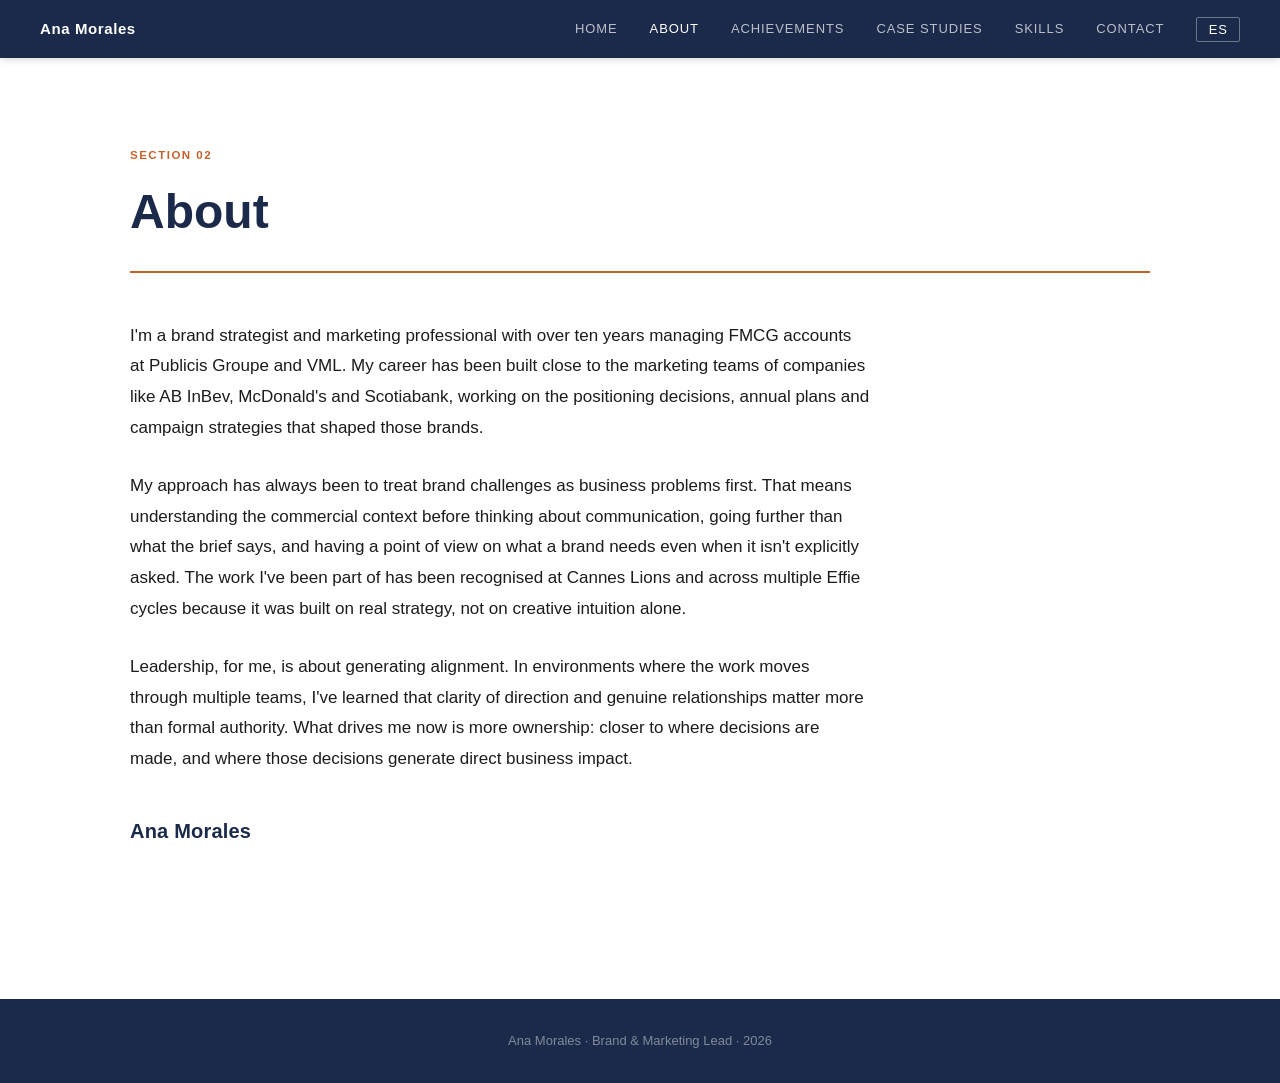
<file: about.html>
<!DOCTYPE html>
<html lang="en">
<head>
  <meta charset="UTF-8">
  <meta name="viewport" content="width=device-width, initial-scale=1.0">
  <title>About — Ana Morales</title>
  <link rel="stylesheet" href="style.css">
</head>
<body>

<nav>
  <a href="index.html" class="nav-logo">Ana Morales</a>
  <div class="nav-links">
    <a href="index.html" class="hide-mob">Home</a>
    <a href="about.html" class="active hide-mob">
      <span class="lang-en">About</span>
      <span class="lang-es">Sobre mí</span>
    </a>
    <a href="achievements.html" class="hide-mob">
      <span class="lang-en">Achievements</span>
      <span class="lang-es">Logros</span>
    </a>
    <a href="case-studies.html">
      <span class="lang-en">Case Studies</span>
      <span class="lang-es">Proyectos</span>
    </a>
    <a href="skills.html" class="hide-mob">Skills</a>
    <a href="contact.html">
      <span class="lang-en">Contact</span>
      <span class="lang-es">Contacto</span>
    </a>
    <button class="lang-btn" id="lang-toggle" data-current="en">ES</button>
  </div>
</nav>

<div class="page">
  <div class="section">

    <p class="section-eyebrow lang-en">Section 02</p>
    <p class="section-eyebrow lang-es">Sección 02</p>

    <h1 class="section-title lang-en">About</h1>
    <h1 class="section-title lang-es">Sobre mí</h1>

    <hr class="section-divider">

    <div class="about-body">

      <!-- P1 -->
      <p class="about-para lang-en">I'm a brand strategist and marketing professional with over ten years managing FMCG accounts at Publicis Groupe and VML. My career has been built close to the marketing teams of companies like AB InBev, McDonald's and Scotiabank, working on the positioning decisions, annual plans and campaign strategies that shaped those brands.</p>

      <p class="about-para lang-es">Soy estratega de marca y profesional de marketing con más de diez años gestionando cuentas FMCG en Publicis Groupe y VML. Mi carrera se construyó cerca de los equipos de marketing de empresas como AB InBev, McDonald's y Scotiabank, trabajando en las decisiones de posicionamiento, planes anuales y estrategias de campaña que dieron forma a esas marcas.</p>

      <!-- P2 -->
      <p class="about-para lang-en">My approach has always been to treat brand challenges as business problems first. That means understanding the commercial context before thinking about communication, going further than what the brief says, and having a point of view on what a brand needs even when it isn't explicitly asked. The work I've been part of has been recognised at Cannes Lions and across multiple Effie cycles because it was built on real strategy, not on creative intuition alone.</p>

      <p class="about-para lang-es">Mi enfoque siempre ha sido tratar los retos de marca como problemas de negocio. Eso significa entender el contexto comercial antes de pensar en comunicación, ir más allá de lo que dice el brief y tener un punto de vista sobre lo que una marca necesita aunque nadie lo pida. El trabajo en el que he participado ha sido reconocido en Cannes Lions y en múltiples ciclos Effie porque se construyó sobre estrategia real, no solo sobre intuición creativa.</p>

      <!-- P3 -->
      <p class="about-para lang-en">Leadership, for me, is about generating alignment. In environments where the work moves through multiple teams, I've learned that clarity of direction and genuine relationships matter more than formal authority. What drives me now is more ownership: closer to where decisions are made, and where those decisions generate direct business impact.</p>

      <p class="about-para lang-es">El liderazgo, para mí, es generar alineamiento. En entornos donde el trabajo pasa por múltiples equipos, he aprendido que la claridad de dirección y las relaciones genuinas importan más que la autoridad formal. Lo que me impulsa actualmente es adquirir más ownership, poder tomar las decisiones que generan un impacto directo en el negocio.</p>

      <p class="about-signature">Ana Morales</p>

    </div>

  </div>
</div>

<footer>
  <span>Ana Morales · Brand &amp; Marketing Lead · 2026</span>
</footer>

<script src="script.js"></script>
</body>
</html>
</file>
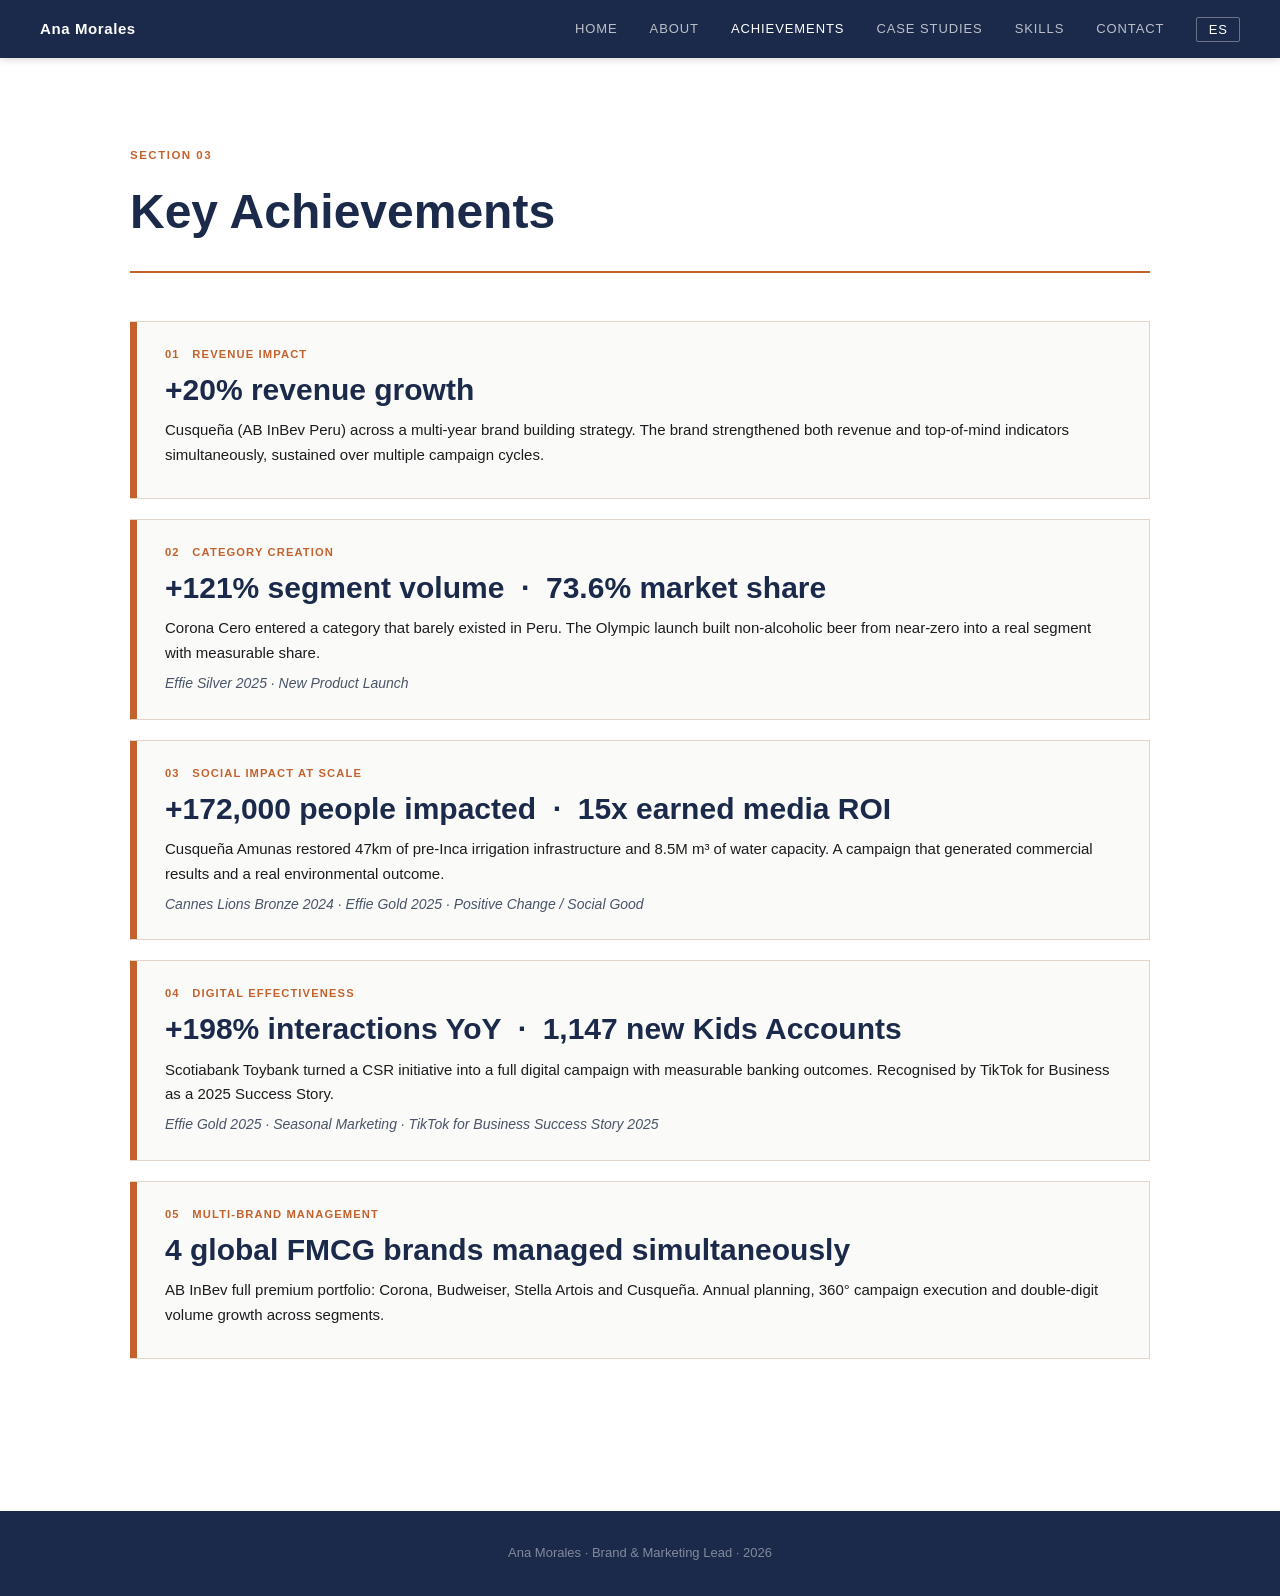
<file: achievements.html>
<!DOCTYPE html>
<html lang="en">
<head>
  <meta charset="UTF-8">
  <meta name="viewport" content="width=device-width, initial-scale=1.0">
  <title>Key Achievements — Ana Morales</title>
  <link rel="stylesheet" href="style.css">
</head>
<body>

<nav>
  <a href="index.html" class="nav-logo">Ana Morales</a>
  <div class="nav-links">
    <a href="index.html" class="hide-mob">Home</a>
    <a href="about.html" class="hide-mob">
      <span class="lang-en">About</span>
      <span class="lang-es">Sobre mí</span>
    </a>
    <a href="achievements.html" class="active hide-mob">
      <span class="lang-en">Achievements</span>
      <span class="lang-es">Logros</span>
    </a>
    <a href="case-studies.html">
      <span class="lang-en">Case Studies</span>
      <span class="lang-es">Proyectos</span>
    </a>
    <a href="skills.html" class="hide-mob">Skills</a>
    <a href="contact.html">
      <span class="lang-en">Contact</span>
      <span class="lang-es">Contacto</span>
    </a>
    <button class="lang-btn" id="lang-toggle" data-current="en">ES</button>
  </div>
</nav>

<div class="page">
  <div class="section">

    <p class="section-eyebrow lang-en">Section 03</p>
    <p class="section-eyebrow lang-es">Sección 03</p>

    <h1 class="section-title lang-en">Key Achievements</h1>
    <h1 class="section-title lang-es">Logros clave</h1>

    <hr class="section-divider">

    <div class="achievement-list">

      <!-- 01 Revenue Impact -->
      <div class="ach-card">
        <div class="ach-stripe"></div>
        <div class="ach-body">
          <div class="ach-num-label lang-en">01 &nbsp; Revenue Impact</div>
          <div class="ach-num-label lang-es">01 &nbsp; Impacto en ingresos</div>
          <div class="ach-metric">+20% revenue growth</div>
          <p class="ach-desc lang-en">Cusqueña (AB InBev Peru) across a multi-year brand building strategy. The brand strengthened both revenue and top-of-mind indicators simultaneously, sustained over multiple campaign cycles.</p>
          <p class="ach-desc lang-es">Cusqueña (AB InBev Peru) a lo largo de una estrategia de brand building multianual. La marca fortaleció simultáneamente sus indicadores de revenue y top of mind, sostenidos a lo largo de múltiples ciclos de campaña.</p>
        </div>
      </div>

      <!-- 02 Category Creation -->
      <div class="ach-card">
        <div class="ach-stripe"></div>
        <div class="ach-body">
          <div class="ach-num-label lang-en">02 &nbsp; Category Creation</div>
          <div class="ach-num-label lang-es">02 &nbsp; Creación de categoría</div>
          <div class="ach-metric">+121% segment volume &nbsp;·&nbsp; 73.6% market share</div>
          <p class="ach-desc lang-en">Corona Cero entered a category that barely existed in Peru. The Olympic launch built non-alcoholic beer from near-zero into a real segment with measurable share.</p>
          <p class="ach-desc lang-es">Corona Cero entró a una categoría que prácticamente no existía en Perú. El lanzamiento olímpico construyó la cerveza sin alcohol desde casi cero hasta convertirse en un segmento real con market share medible.</p>
          <p class="ach-award lang-en">Effie Silver 2025 · New Product Launch</p>
          <p class="ach-award lang-es">Effie Peru 2025 · Plata · Lanzamiento de nuevo producto</p>
        </div>
      </div>

      <!-- 03 Social Impact at Scale -->
      <div class="ach-card">
        <div class="ach-stripe"></div>
        <div class="ach-body">
          <div class="ach-num-label">03 &nbsp; Social Impact at Scale</div>
          <div class="ach-metric">+172,000 people impacted &nbsp;·&nbsp; 15x earned media ROI</div>
          <p class="ach-desc lang-en">Cusqueña Amunas restored 47km of pre-Inca irrigation infrastructure and 8.5M m³ of water capacity. A campaign that generated commercial results and a real environmental outcome.</p>
          <p class="ach-desc lang-es">Cusqueña Amunas restauró 47km de infraestructura de riego pre-Inca y 8.5M m³ de capacidad hídrica. Una campaña que generó resultados comerciales y un impacto ambiental real.</p>
          <p class="ach-award lang-en">Cannes Lions Bronze 2024 · Effie Gold 2025 · Positive Change / Social Good</p>
          <p class="ach-award lang-es">Cannes Lions Bronze 2024 · Effie Peru 2025 · Oro · Positive Change / Social Good</p>
        </div>
      </div>

      <!-- 04 Digital Effectiveness -->
      <div class="ach-card">
        <div class="ach-stripe"></div>
        <div class="ach-body">
          <div class="ach-num-label lang-en">04 &nbsp; Digital Effectiveness</div>
          <div class="ach-num-label lang-es">04 &nbsp; Efectividad digital</div>
          <div class="ach-metric">+198% interactions YoY &nbsp;·&nbsp; 1,147 new Kids Accounts</div>
          <p class="ach-desc lang-en">Scotiabank Toybank turned a CSR initiative into a full digital campaign with measurable banking outcomes. Recognised by TikTok for Business as a 2025 Success Story.</p>
          <p class="ach-desc lang-es">Scotiabank Toybank convirtió una iniciativa de impacto social en una campaña digital completa con resultados bancarios medibles. Reconocida por TikTok for Business como Success Story 2025.</p>
          <p class="ach-award lang-en">Effie Gold 2025 · Seasonal Marketing · TikTok for Business Success Story 2025</p>
          <p class="ach-award lang-es">Effie Peru 2025 · Oro · Seasonal Marketing · TikTok for Business Success Story 2025</p>
        </div>
      </div>

      <!-- 05 Multi-brand Management -->
      <div class="ach-card">
        <div class="ach-stripe"></div>
        <div class="ach-body">
          <div class="ach-num-label lang-en">05 &nbsp; Multi-brand Management</div>
          <div class="ach-num-label lang-es">05 &nbsp; Gestión multimarca</div>
          <div class="ach-metric lang-en">4 global FMCG brands managed simultaneously</div>
          <div class="ach-metric lang-es">4 marcas FMCG globales gestionadas simultáneamente</div>
          <p class="ach-desc lang-en">AB InBev full premium portfolio: Corona, Budweiser, Stella Artois and Cusqueña. Annual planning, 360° campaign execution and double-digit volume growth across segments.</p>
          <p class="ach-desc lang-es">Portafolio premium completo de AB InBev: Corona, Budweiser, Stella Artois y Cusqueña. Planificación anual, ejecución de campañas 360° y crecimiento de doble dígito en volumen por segmento.</p>
        </div>
      </div>

    </div><!-- /achievement-list -->

  </div>
</div>

<footer>
  <span>Ana Morales · Brand &amp; Marketing Lead · 2026</span>
</footer>

<script src="script.js"></script>
</body>
</html>
</file>
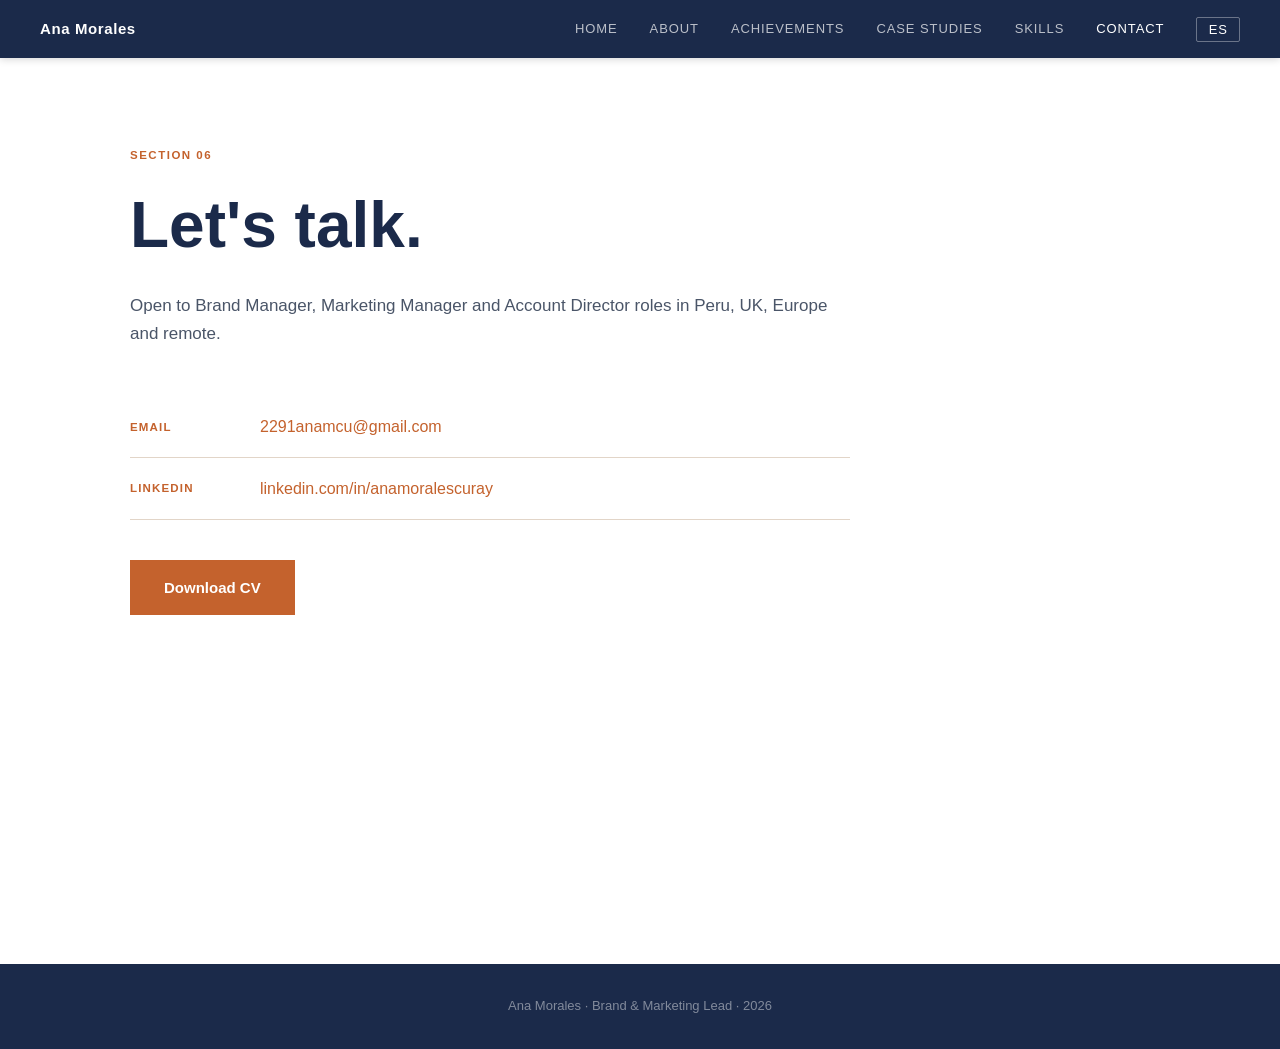
<file: contact.html>
<!DOCTYPE html>
<html lang="en">
<head>
  <meta charset="UTF-8">
  <meta name="viewport" content="width=device-width, initial-scale=1.0">
  <title>Contact — Ana Morales</title>
  <link rel="stylesheet" href="style.css">
</head>
<body>

<nav>
  <a href="index.html" class="nav-logo">Ana Morales</a>
  <div class="nav-links">
    <a href="index.html" class="hide-mob">Home</a>
    <a href="about.html" class="hide-mob">
      <span class="lang-en">About</span>
      <span class="lang-es">Sobre mí</span>
    </a>
    <a href="achievements.html" class="hide-mob">
      <span class="lang-en">Achievements</span>
      <span class="lang-es">Logros</span>
    </a>
    <a href="case-studies.html">
      <span class="lang-en">Case Studies</span>
      <span class="lang-es">Proyectos</span>
    </a>
    <a href="skills.html" class="hide-mob">Skills</a>
    <a href="contact.html" class="active">
      <span class="lang-en">Contact</span>
      <span class="lang-es">Contacto</span>
    </a>
    <button class="lang-btn" id="lang-toggle" data-current="en">ES</button>
  </div>
</nav>

<div class="page">
  <div class="section">

    <p class="section-eyebrow lang-en">Section 06</p>
    <p class="section-eyebrow lang-es">Sección 06</p>

    <div class="contact-wrap">

      <h1 class="contact-headline lang-en">Let's talk.</h1>
      <h1 class="contact-headline lang-es">Hablemos.</h1>

      <p class="contact-sub lang-en">Open to Brand Manager, Marketing Manager and Account Director roles in Peru, UK, Europe and remote.</p>
      <p class="contact-sub lang-es">Abierta a roles de Brand Manager, Marketing Manager y Directora de Cuentas en Perú, UK, Europa y remoto.</p>

      <div class="contact-row">
        <div class="contact-lbl">Email</div>
        <div class="contact-val"><a href="mailto:2291anamcu@gmail.com" style="color:var(--terra);">2291anamcu@gmail.com</a></div>
      </div>

      <div class="contact-row">
        <div class="contact-lbl">LinkedIn</div>
        <div class="contact-val"><a href="https://linkedin.com/in/anamoralescuray" target="_blank" rel="noopener" style="color:var(--terra);">linkedin.com/in/anamoralescuray</a></div>
      </div>

      <div class="contact-cta">
        <a class="btn btn-fill lang-en" href="CV_ANA_MORALES_EN.pdf" download>Download CV</a>
        <a class="btn btn-fill lang-es" href="CV_ANA_MORALES_ES.pdf" download>Descargar CV</a>
      </div>

    </div>

  </div>
</div>

<footer>
  <span>Ana Morales · Brand &amp; Marketing Lead · 2026</span>
</footer>

<script src="script.js"></script>
</body>
</html>
</file>
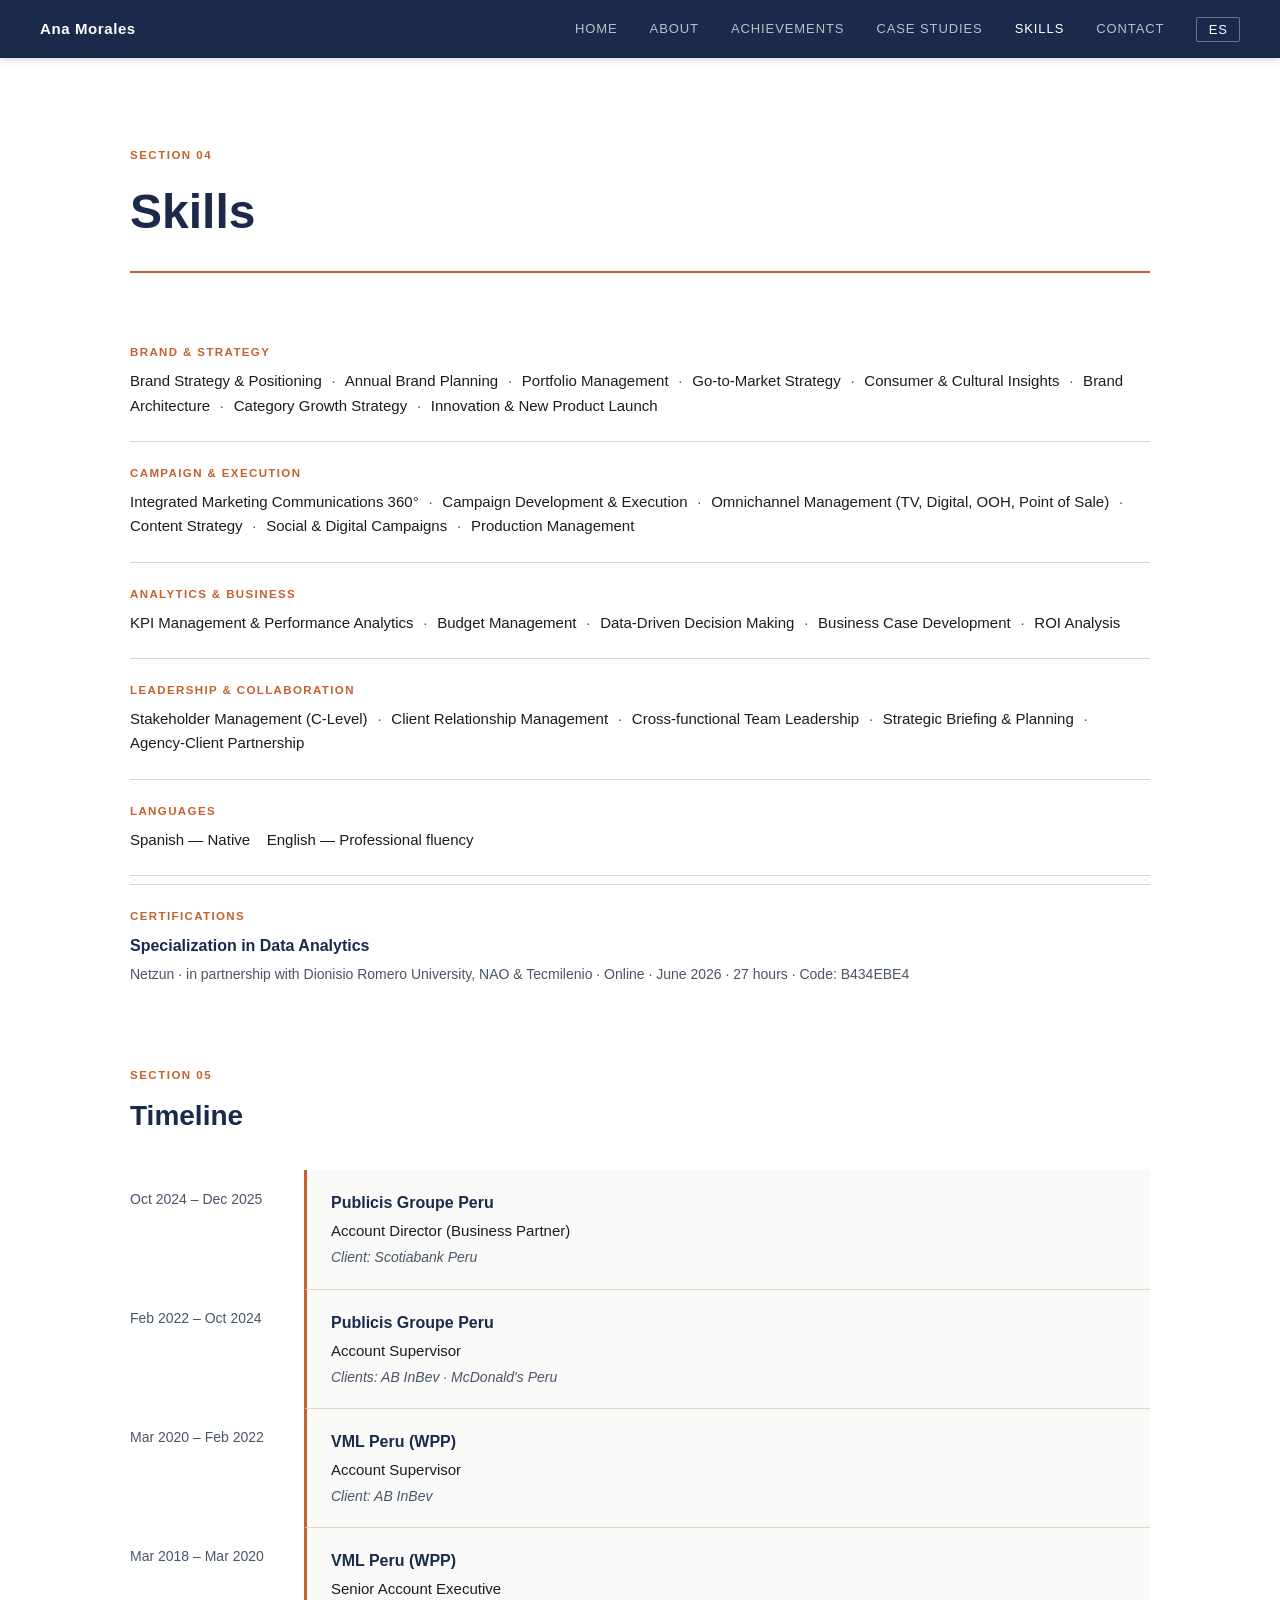
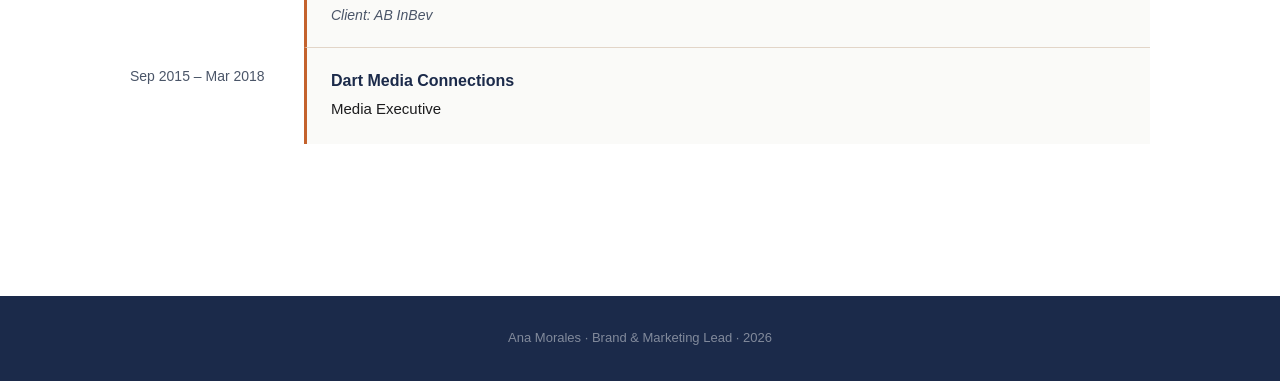
<file: skills.html>
<!DOCTYPE html>
<html lang="en">
<head>
  <meta charset="UTF-8">
  <meta name="viewport" content="width=device-width, initial-scale=1.0">
  <title>Skills &amp; Timeline — Ana Morales</title>
  <link rel="stylesheet" href="style.css">
</head>
<body>

<nav>
  <a href="index.html" class="nav-logo">Ana Morales</a>
  <div class="nav-links">
    <a href="index.html" class="hide-mob">Home</a>
    <a href="about.html" class="hide-mob">
      <span class="lang-en">About</span>
      <span class="lang-es">Sobre mí</span>
    </a>
    <a href="achievements.html" class="hide-mob">
      <span class="lang-en">Achievements</span>
      <span class="lang-es">Logros</span>
    </a>
    <a href="case-studies.html">
      <span class="lang-en">Case Studies</span>
      <span class="lang-es">Proyectos</span>
    </a>
    <a href="skills.html" class="active hide-mob">Skills</a>
    <a href="contact.html">
      <span class="lang-en">Contact</span>
      <span class="lang-es">Contacto</span>
    </a>
    <button class="lang-btn" id="lang-toggle" data-current="en">ES</button>
  </div>
</nav>

<div class="page">
  <div class="section">

    <!-- ── SKILLS ──────────────────────────────────────────────── -->
    <p class="section-eyebrow lang-en">Section 04</p>
    <p class="section-eyebrow lang-es">Sección 04</p>

    <h1 class="section-title">Skills</h1>

    <hr class="section-divider">

    <!-- Brand & Strategy -->
    <div class="skill-block">
      <div class="skill-cat lang-en">Brand &amp; Strategy</div>
      <div class="skill-cat lang-es">Marca y Estrategia</div>
      <div class="skill-items lang-en">Brand Strategy &amp; Positioning <span class="skill-sep">·</span> Annual Brand Planning <span class="skill-sep">·</span> Portfolio Management <span class="skill-sep">·</span> Go-to-Market Strategy <span class="skill-sep">·</span> Consumer &amp; Cultural Insights <span class="skill-sep">·</span> Brand Architecture <span class="skill-sep">·</span> Category Growth Strategy <span class="skill-sep">·</span> Innovation &amp; New Product Launch</div>
      <div class="skill-items lang-es">Brand Strategy &amp; Positioning <span class="skill-sep">·</span> Planificación Anual de Marca <span class="skill-sep">·</span> Gestión de Portafolio <span class="skill-sep">·</span> Go-to-Market Strategy <span class="skill-sep">·</span> Consumer &amp; Cultural Insights <span class="skill-sep">·</span> Brand Architecture <span class="skill-sep">·</span> Category Growth Strategy <span class="skill-sep">·</span> Innovación y Lanzamiento de nuevos productos</div>
    </div>

    <!-- Campaign & Execution -->
    <div class="skill-block">
      <div class="skill-cat lang-en">Campaign &amp; Execution</div>
      <div class="skill-cat lang-es">Campaña y Ejecución</div>
      <div class="skill-items lang-en">Integrated Marketing Communications 360° <span class="skill-sep">·</span> Campaign Development &amp; Execution <span class="skill-sep">·</span> Omnichannel Management (TV, Digital, OOH, Point of Sale) <span class="skill-sep">·</span> Content Strategy <span class="skill-sep">·</span> Social &amp; Digital Campaigns <span class="skill-sep">·</span> Production Management</div>
      <div class="skill-items lang-es">Comunicaciones de Marketing Integradas 360° <span class="skill-sep">·</span> Desarrollo y Ejecución de Campaña <span class="skill-sep">·</span> Gestión Omnicanal (TV, Digital, OOH, Punto de Venta) <span class="skill-sep">·</span> Content Strategy <span class="skill-sep">·</span> Campañas Social &amp; Digital <span class="skill-sep">·</span> Gestión de Producción</div>
    </div>

    <!-- Analytics & Business -->
    <div class="skill-block">
      <div class="skill-cat lang-en">Analytics &amp; Business</div>
      <div class="skill-cat lang-es">Analytics y Negocio</div>
      <div class="skill-items lang-en">KPI Management &amp; Performance Analytics <span class="skill-sep">·</span> Budget Management <span class="skill-sep">·</span> Data-Driven Decision Making <span class="skill-sep">·</span> Business Case Development <span class="skill-sep">·</span> ROI Analysis</div>
      <div class="skill-items lang-es">KPI Management &amp; Performance Analytics <span class="skill-sep">·</span> Gestión de Presupuesto <span class="skill-sep">·</span> Data-Driven Decision Making <span class="skill-sep">·</span> Desarrollo de Business Case <span class="skill-sep">·</span> Análisis de ROI</div>
    </div>

    <!-- Leadership & Collaboration -->
    <div class="skill-block">
      <div class="skill-cat lang-en">Leadership &amp; Collaboration</div>
      <div class="skill-cat lang-es">Liderazgo y Colaboración</div>
      <div class="skill-items lang-en">Stakeholder Management (C-Level) <span class="skill-sep">·</span> Client Relationship Management <span class="skill-sep">·</span> Cross-functional Team Leadership <span class="skill-sep">·</span> Strategic Briefing &amp; Planning <span class="skill-sep">·</span> Agency-Client Partnership</div>
      <div class="skill-items lang-es">Stakeholder Management (Nivel C) <span class="skill-sep">·</span> Gestión de Relación con Cliente <span class="skill-sep">·</span> Liderazgo de equipos cross-funcionales <span class="skill-sep">·</span> Briefing Estratégico y Planificación <span class="skill-sep">·</span> Alianza Agencia-Cliente</div>
    </div>

    <!-- Languages -->
    <div class="skill-block">
      <div class="skill-cat lang-en">Languages</div>
      <div class="skill-cat lang-es">Idiomas</div>
      <div class="skill-items lang-en">Spanish — Native &nbsp;&nbsp; English — Professional fluency</div>
      <div class="skill-items lang-es">Español — Nativo &nbsp;&nbsp; Inglés — Fluidez profesional</div>
    </div>

    <!-- Certifications -->
    <div class="cert-block">
      <div class="skill-cat lang-en">Certifications</div>
      <div class="skill-cat lang-es">Certificaciones</div>
      <div class="cert-name lang-en">Specialization in Data Analytics</div>
      <div class="cert-name lang-es">Especialización en Data Analytics</div>
      <div class="cert-detail lang-en">Netzun · in partnership with Dionisio Romero University, NAO &amp; Tecmilenio · Online · June 2026 · 27 hours · Code: B434EBE4</div>
      <div class="cert-detail lang-es">Netzun · en alianza con Dionisio Romero University, NAO y Tecmilenio · Online · Junio 2026 · 27 horas · Código: B434EBE4</div>
    </div>

    <!-- ── TIMELINE ────────────────────────────────────────────── -->
    <div class="timeline-wrap">

      <p class="section-eyebrow lang-en" style="padding-top:1rem;">Section 05</p>
      <p class="section-eyebrow lang-es" style="padding-top:1rem;">Sección 05</p>

      <h2 class="timeline-section-title lang-en">Timeline</h2>
      <h2 class="timeline-section-title lang-es">Trayectoria</h2>

      <!-- Entry 1 -->
      <div class="tl-entry">
        <div class="tl-date lang-en">Oct 2024 – Dec 2025</div>
        <div class="tl-date lang-es">Oct 2024 – Dic 2025</div>
        <div class="tl-content">
          <div class="tl-company">Publicis Groupe Peru</div>
          <div class="tl-role lang-en">Account Director (Business Partner)</div>
          <div class="tl-role lang-es">Directora de Cuentas (Business Partner)</div>
          <div class="tl-clients lang-en">Client: Scotiabank Peru</div>
          <div class="tl-clients lang-es">Cliente: Scotiabank Peru</div>
        </div>
      </div>

      <!-- Entry 2 -->
      <div class="tl-entry">
        <div class="tl-date lang-en">Feb 2022 – Oct 2024</div>
        <div class="tl-date lang-es">Feb 2022 – Oct 2024</div>
        <div class="tl-content">
          <div class="tl-company">Publicis Groupe Peru</div>
          <div class="tl-role lang-en">Account Supervisor</div>
          <div class="tl-role lang-es">Supervisora de Cuentas</div>
          <div class="tl-clients lang-en">Clients: AB InBev · McDonald's Peru</div>
          <div class="tl-clients lang-es">Clientes: AB InBev · McDonald's Perú</div>
        </div>
      </div>

      <!-- Entry 3 -->
      <div class="tl-entry">
        <div class="tl-date lang-en">Mar 2020 – Feb 2022</div>
        <div class="tl-date lang-es">Mar 2020 – Feb 2022</div>
        <div class="tl-content">
          <div class="tl-company">VML Peru (WPP)</div>
          <div class="tl-role lang-en">Account Supervisor</div>
          <div class="tl-role lang-es">Supervisora de Cuentas</div>
          <div class="tl-clients lang-en">Client: AB InBev</div>
          <div class="tl-clients lang-es">Cliente: AB InBev</div>
        </div>
      </div>

      <!-- Entry 4 -->
      <div class="tl-entry">
        <div class="tl-date lang-en">Mar 2018 – Mar 2020</div>
        <div class="tl-date lang-es">Mar 2018 – Mar 2020</div>
        <div class="tl-content">
          <div class="tl-company">VML Peru (WPP)</div>
          <div class="tl-role lang-en">Senior Account Executive</div>
          <div class="tl-role lang-es">Ejecutiva de Cuentas</div>
          <div class="tl-clients lang-en">Client: AB InBev</div>
          <div class="tl-clients lang-es">Cliente: AB InBev</div>
        </div>
      </div>

      <!-- Entry 5 -->
      <div class="tl-entry">
        <div class="tl-date lang-en">Sep 2015 – Mar 2018</div>
        <div class="tl-date lang-es">Sep 2015 – Mar 2018</div>
        <div class="tl-content">
          <div class="tl-company">Dart Media Connections</div>
          <div class="tl-role lang-en">Media Executive</div>
          <div class="tl-role lang-es">Ejecutiva de Medios</div>
        </div>
      </div>

    </div><!-- /timeline-wrap -->

  </div>
</div>

<footer>
  <span>Ana Morales · Brand &amp; Marketing Lead · 2026</span>
</footer>

<script src="script.js"></script>
</body>
</html>
</file>
<file: style.css>
:root {
  --navy:   #1B2A4A;
  --terra:  #C4622D;
  --warm:   #F2EDE6;
  --bg:     #FAFAF8;
  --dark:   #1C1C1E;
  --gray:   #4A5568;
  --border: #E2D5C8;
  --award:  #EDF2F7;
  --white:  #FFFFFF;
  --max-w:  1100px;
}

*, *::before, *::after { box-sizing: border-box; margin: 0; padding: 0; }

html { scroll-behavior: smooth; }

body {
  font-family: Arial, Helvetica, sans-serif;
  background: var(--white);
  color: var(--dark);
  font-size: 16px;
  line-height: 1.6;
  overflow-x: hidden; /* prevents horizontal scroll from full-bleed bg-zones */
}

a { text-decoration: none; color: inherit; }

/* ── NAVIGATION ─────────────────────────────────────────────────────────── */
nav {
  position: fixed;
  top: 0; left: 0; right: 0;
  background: var(--navy);
  height: 58px;
  display: flex;
  align-items: center;
  justify-content: space-between;
  padding: 0 2.5rem;
  z-index: 999;
  box-shadow: 0 1px 8px rgba(0,0,0,0.18);
}

.nav-logo {
  color: #fff;
  font-weight: bold;
  font-size: 0.9375rem;
  letter-spacing: 0.04em;
}

.nav-links {
  display: flex;
  align-items: center;
  gap: 2rem;
}

.nav-links a {
  color: rgba(255,255,255,0.7);
  font-size: 0.8125rem;
  text-transform: uppercase;
  letter-spacing: 0.07em;
  transition: color 0.2s;
}

.nav-links a:hover,
.nav-links a.active { color: #fff; }

.lang-btn {
  background: none;
  border: 1px solid rgba(255,255,255,0.35);
  color: #fff;
  font-size: 0.8125rem;
  text-transform: uppercase;
  letter-spacing: 0.07em;
  padding: 0.25rem 0.7rem;
  cursor: pointer;
  border-radius: 2px;
  transition: background 0.2s;
}

.lang-btn:hover { background: rgba(255,255,255,0.12); }

/* ── PAGE WRAPPER ───────────────────────────────────────────────────────── */
.page { padding-top: 58px; min-height: 100vh; }

/* ── HERO (HOME) ────────────────────────────────────────────────────────── */
.hero {
  max-width: var(--max-w);
  margin: 0 auto;
  padding: 7rem 2.5rem 5rem;
}

.hero-eyebrow {
  font-size: 0.75rem;
  text-transform: uppercase;
  letter-spacing: 0.14em;
  color: var(--terra);
  font-weight: bold;
  margin-bottom: 1.1rem;
}

.hero h1 {
  font-size: clamp(2.6rem, 5vw, 4.2rem);
  font-weight: bold;
  color: var(--navy);
  line-height: 1.08;
  margin-bottom: 0.6rem;
}

.hero h2 {
  font-size: clamp(1rem, 2vw, 1.2rem);
  color: var(--gray);
  font-weight: normal;
  margin-bottom: 2.25rem;
}

.hero-bar {
  width: 52px;
  height: 4px;
  background: var(--terra);
  margin-bottom: 2rem;
}

.hero-body {
  max-width: 660px;
  font-size: 1.0625rem;
  line-height: 1.75;
  color: var(--dark);
  margin-bottom: 3rem;
}

/* Metric strip */
.metric-strip {
  display: grid;
  grid-template-columns: repeat(3, 1fr);
  background: var(--border);
  gap: 1px;
  border: 1px solid var(--border);
  margin-bottom: 2.75rem;
}

.metric-cell {
  background: var(--warm);
  padding: 1.5rem 1.75rem;
}

.metric-val {
  font-size: 1.625rem;
  font-weight: bold;
  color: var(--terra);
  margin-bottom: 0.35rem;
  line-height: 1.2;
}

.metric-lbl {
  font-size: 0.8125rem;
  color: var(--gray);
  line-height: 1.4;
}

/* CTA row */
.cta-row { display: flex; gap: 1rem; flex-wrap: wrap; }

.btn { display: inline-block; font-weight: bold; font-size: 0.9375rem; padding: 0.85rem 2rem; cursor: pointer; transition: opacity 0.2s; }
.btn:hover { opacity: 0.88; }
.btn-fill  { background: var(--terra); color: #fff; border: 2px solid var(--terra); }
.btn-out   { background: transparent; color: var(--terra); border: 2px solid var(--terra); }

/* ── GENERIC SECTION ────────────────────────────────────────────────────── */
.section {
  max-width: var(--max-w);
  margin: 0 auto;
  padding: 5.5rem 2.5rem;
}

.section-eyebrow {
  font-size: 0.72rem;
  text-transform: uppercase;
  letter-spacing: 0.13em;
  color: var(--terra);
  font-weight: bold;
  margin-bottom: 0.6rem;
}

.section-title {
  font-size: clamp(1.9rem, 4vw, 3rem);
  font-weight: bold;
  color: var(--navy);
  margin-bottom: 0.4rem;
}

.section-divider {
  border: none;
  border-top: 2px solid var(--terra);
  margin: 1.25rem 0 3rem;
}

.thin-rule {
  border: none;
  border-top: 1px solid var(--border);
  margin: 2rem 0;
}

/* ── ABOUT ──────────────────────────────────────────────────────────────── */
.about-body { max-width: 740px; }

.about-para {
  font-size: 1.0625rem;
  line-height: 1.8;
  color: var(--dark);
  margin-bottom: 1.75rem;
}

.about-para:last-child { margin-bottom: 0; }

.about-signature {
  margin-top: 2.5rem;
  font-size: 1.25rem;
  font-weight: 600;
  color: var(--navy);
  letter-spacing: 0.01em;
}

/* ── ACHIEVEMENTS ───────────────────────────────────────────────────────── */
.achievement-list { display: flex; flex-direction: column; gap: 1.25rem; }

.ach-card {
  display: grid;
  grid-template-columns: 7px 1fr;
  border: 1px solid var(--border);
  border-left: none;
}

.ach-stripe { background: var(--terra); }

.ach-body {
  background: var(--bg);
  padding: 1.5rem 1.75rem;
}

.ach-num-label {
  font-size: 0.7rem;
  text-transform: uppercase;
  letter-spacing: 0.1em;
  color: var(--terra);
  font-weight: bold;
  margin-bottom: 0.5rem;
}

.ach-metric {
  font-size: clamp(1.3rem, 2.5vw, 1.875rem);
  font-weight: bold;
  color: var(--navy);
  margin-bottom: 0.65rem;
  line-height: 1.2;
}

.ach-desc {
  font-size: 0.9375rem;
  color: var(--dark);
  line-height: 1.65;
  margin-bottom: 0.4rem;
}

.ach-award {
  font-size: 0.875rem;
  color: var(--gray);
  font-style: italic;
}

/* ── CASE STUDIES ───────────────────────────────────────────────────────── */
/* ── CASE OVERVIEW GRID ─────────────────────────────────────────────────── */
.cs-grid {
  display: grid;
  grid-template-columns: repeat(2, 1fr);
  gap: 1.25rem;
  max-width: var(--max-w);
  margin: 0 auto;
  padding: 3rem 2.5rem;
}

.cs-card {
  border-radius: 8px;
  overflow: hidden;
  border: 1px solid var(--border);
  display: block;
  text-decoration: none;
  transition: transform 0.18s, box-shadow 0.18s;
  cursor: pointer;
}

.cs-card:hover {
  transform: translateY(-3px);
  box-shadow: 0 10px 28px rgba(0,0,0,0.13);
}

.cs-card-header {
  height: 64px;
  position: relative;
  display: flex;
  align-items: flex-end;
  padding: 1.1rem 1.25rem;
}

.cs-card-badge {
  background: rgba(255,255,255,0.22);
  color: rgba(255,255,255,0.93);
  font-size: 0.7rem;
  text-transform: uppercase;
  letter-spacing: 0.07em;
  font-weight: bold;
  padding: 0.3rem 0.8rem;
  border-radius: 999px;
}

.cs-card-body {
  background: var(--white);
  padding: 1.1rem 1.4rem 1.25rem;
}

.cs-card-title {
  font-size: 1.0625rem;
  font-weight: bold;
  color: var(--navy);
  margin-bottom: 0.2rem;
}

.cs-card-sub {
  font-size: 0.8125rem;
  color: var(--gray);
  margin-bottom: 0.65rem;
}

.cs-card-metrics {
  font-size: 0.875rem;
  display: flex;
  align-items: center;
  gap: 0.5rem;
  flex-wrap: wrap;
}

.cs-card-metric-val {
  color: var(--terra);
  font-weight: bold;
}

.cs-card-metric-sep { color: var(--border); }

.cs-card-metric-award { color: var(--dark); font-weight: bold; }

/* Colors */
.cs-card--gold   .cs-card-header { background: #C9A228; }
.cs-card--red    .cs-card-header { background: #C41230; }
.cs-card--navy   .cs-card-header { background: #1B2A4A; }
.cs-card--celeste .cs-card-header { background: #4A90D9; }

@media (max-width: 640px) {
  .cs-grid { grid-template-columns: 1fr; padding: 2rem 1.25rem; }
}

/* ── ── ── ── ── ── ── ── ── ── ── ── ── ── ── ── ── ── ── ── ── ── ── ── */

.cs-nav {
  background: var(--bg);
  border-bottom: 1px solid var(--border);
  position: sticky;
  top: 58px;
  z-index: 100;
}

.cs-nav-inner {
  max-width: var(--max-w);
  margin: 0 auto;
  padding: 0 2.5rem;
  display: flex;
  gap: 0;
  overflow-x: auto;
}

.cs-nav-link {
  font-size: 0.75rem;
  text-transform: uppercase;
  letter-spacing: 0.08em;
  color: var(--gray);
  padding: 0.85rem 1.25rem;
  border-bottom: 2px solid transparent;
  white-space: nowrap;
  transition: color 0.2s, border-color 0.2s;
}

.cs-nav-link:hover { color: var(--terra); border-bottom-color: var(--terra); }

.cs-section {
  max-width: var(--max-w);
  margin: 0 auto;
  padding: 4.5rem 2.5rem;
  border-bottom: 1px solid var(--border);
}

.cs-chips {
  display: flex;
  gap: 0.6rem;
  flex-wrap: wrap;
  margin-bottom: 1.5rem;
}

.cs-chip {
  font-size: 0.68rem;
  text-transform: uppercase;
  letter-spacing: 0.1em;
  color: var(--terra);
  font-weight: bold;
  background: var(--warm);
  padding: 0.3rem 0.75rem;
}

.cs-num { font-size: 0.875rem; color: var(--gray); margin-bottom: 0.4rem; }

.cs-title {
  font-size: clamp(2rem, 4vw, 3rem);
  font-weight: bold;
  color: var(--navy);
  line-height: 1.12;
  margin-bottom: 0.7rem;
  white-space: pre-line;
}

.cs-claim {
  font-size: 1.0625rem;
  color: var(--terra);
  font-style: italic;
  margin-bottom: 2.25rem;
}

/* Meta bar */
.meta-bar {
  display: grid;
  grid-template-columns: repeat(4, 1fr);
  background: var(--border);
  gap: 1px;
  border: 1px solid var(--border);
  margin-bottom: 3rem;
}

.meta-cell {
  background: var(--warm);
  padding: 1rem 1.25rem;
}

.meta-lbl {
  font-size: 0.68rem;
  text-transform: uppercase;
  letter-spacing: 0.1em;
  color: var(--gray);
  margin-bottom: 0.3rem;
}

.meta-val {
  font-size: 0.9375rem;
  font-weight: bold;
  color: var(--navy);
  line-height: 1.3;
}

/* Case sub-sections */
.cs-label {
  font-size: 0.68rem;
  text-transform: uppercase;
  letter-spacing: 0.12em;
  color: var(--terra);
  font-weight: bold;
  margin-bottom: 0.45rem;
  padding-top: 2.25rem;
}

.cs-headline {
  font-size: 1.25rem;
  font-weight: bold;
  color: var(--navy);
  margin-bottom: 0.9rem;
  line-height: 1.35;
  max-width: 740px;
}

.cs-body {
  font-size: 0.9375rem;
  line-height: 1.75;
  color: var(--dark);
  max-width: 760px;
  margin-bottom: 1.5rem;
}

/* ── IMAGE BOARD ──────────────────────────────────────────────────────────── */
.img-board {
  display: grid;
  grid-template-columns: repeat(3, 1fr);
  gap: 0.5rem;
  margin: 1.75rem 0 2rem;
}
.img-board--2col { grid-template-columns: repeat(2, 1fr); }
.img-slot {
  aspect-ratio: 16/9;
  background: var(--warm);
  border: 1.5px dashed var(--border);
  border-radius: 3px;
  overflow: hidden;
  position: relative;
}
.img-slot img {
  width: 100%;
  height: 100%;
  object-fit: cover;
  display: block;
  border: none;
}
.img-placeholder {
  position: absolute;
  inset: 0;
  display: flex;
  align-items: center;
  justify-content: center;
  color: var(--border);
  font-size: 0.7rem;
  text-transform: uppercase;
  letter-spacing: 0.1em;
  pointer-events: none;
}
@media (max-width: 640px) {
  .img-board,
  .img-board--2col { grid-template-columns: 1fr 1fr; }
}

/* ── VIMEO / VIDEO EMBED — FULL BLEED ───────────────────────────────────── */
.cs-video-hero {
  width: calc(100% + 5rem);
  margin-left: -2.5rem;
  margin-right: -2.5rem;
  margin-top: 2.5rem;
  margin-bottom: 2.5rem;
  aspect-ratio: 16/9;
  overflow: hidden;
  border-radius: 6px;
  background: #000;
  box-shadow: 0 8px 32px rgba(0,0,0,0.18);
}
.cs-video-hero iframe {
  width: 100%;
  height: 100%;
  border: none;
  display: block;
}
@media (max-width: 640px) {
  .cs-video-hero { width: calc(100% + 2.5rem); margin-left: -1.25rem; margin-right: -1.25rem; }
}

/* ── HERO IMAGE (full-bleed still image, used in Toybank and similar cases) ─ */
.cs-hero-img {
  width: 100vw;
  position: relative;
  left: 50%;
  transform: translateX(-50%);
  margin: 2.5rem 0;
  overflow: hidden;
}
.cs-hero-img img {
  width: 100%;
  height: 480px;
  object-fit: cover;
  object-position: center;
  display: block;
}
@media (max-width: 640px) {
  .cs-hero-img img { height: 240px; }
}

/* ── BACKGROUND ZONES (case study sections) ─────────────────────────────── */
/* Image guide: 1920 × 900 px min, landscape. PNG or JPG. Max ~600 KB.
   To shift focus point override inline: style="--zone-bg:url('x.png'); background-position: center 30%" */
.cs-bg-zone {
  position: relative;
  /* Full-viewport bleed: escapes the max-width container on both sides */
  width: 100vw;
  left: 50%;
  transform: translateX(-50%);
  margin: 0;
  /* Inner padding keeps text within the 1100 px content column */
  padding: 0.25rem max(2.5rem, calc((100vw - 1100px) / 2 + 2.5rem));
  /* Background */
  background-image: var(--zone-bg, none);
  background-size: cover;
  background-position: center top;
  background-repeat: no-repeat;
  background-attachment: local;
}
/* First zone: absorb the section's top padding so image starts flush */
.cs-section > .cs-bg-zone:first-child {
  margin-top: -4.5rem;
  padding-top: 4.5rem;
}
/* Last zone: absorb the section's bottom padding so image ends flush */
.cs-section > .cs-bg-zone:last-child {
  margin-bottom: -4.5rem;
  padding-bottom: 4.5rem;
}
.cs-bg-zone::before {
  content: '';
  position: absolute;
  inset: 0;
  background: rgba(250, 250, 248, 0.82);
  z-index: 0;
  pointer-events: none;
}
.cs-bg-zone > * {
  position: relative;
  z-index: 1;
}

/* Transparent child backgrounds so image shows through */
.cs-bg-zone .res-cell     { background: rgba(248, 244, 240, 0.65); }
.cs-bg-zone .awards-box   { background: rgba(237, 242, 247, 0.65); }
.cs-bg-zone .my-role-body { background: rgba(242, 237, 230, 0.65); }

/* Results table */
.results-table {
  display: grid;
  grid-template-columns: repeat(3, 1fr);
  background: var(--border);
  gap: 1px;
  border: 1px solid var(--border);
  margin: 2rem 0;
}

.res-cell {
  background: #F8F4F0;
  padding: 1.5rem;
}

.res-metric {
  font-size: clamp(1.6rem, 3vw, 2.25rem);
  font-weight: bold;
  color: var(--terra);
  margin-bottom: 0.4rem;
}

.res-label {
  font-size: 0.8125rem;
  color: var(--gray);
  line-height: 1.45;
}

/* Awards box */
.awards-box {
  background: var(--award);
  border-top: 3px solid var(--terra);
  border-left: 1px solid var(--border);
  border-right: 1px solid var(--border);
  border-bottom: 1px solid var(--border);
  padding: 1.25rem 1.5rem;
  margin: 2rem 0;
}

.awards-title {
  font-size: 0.68rem;
  text-transform: uppercase;
  letter-spacing: 0.1em;
  color: var(--terra);
  font-weight: bold;
  margin-bottom: 0.75rem;
}

.award-line {
  font-size: 0.9rem;
  color: var(--navy);
  margin-bottom: 0.35rem;
  line-height: 1.45;
}

/* My role block */
.my-role {
  display: grid;
  grid-template-columns: 7px 1fr;
  margin: 2rem 0;
}

.my-role-stripe { background: var(--terra); }

.my-role-body {
  background: var(--warm);
  padding: 1.25rem 1.5rem;
}

.my-role-lbl {
  font-size: 0.68rem;
  text-transform: uppercase;
  letter-spacing: 0.1em;
  color: var(--terra);
  font-weight: bold;
  margin-bottom: 0.45rem;
}

.my-role-text {
  font-size: 0.9375rem;
  color: var(--dark);
  line-height: 1.65;
}

/* Supporting cases */
.supporting-header {
  max-width: var(--max-w);
  margin: 0 auto;
  padding: 3.5rem 2.5rem 0;
}

.supporting-lbl {
  font-size: 0.75rem;
  text-transform: uppercase;
  letter-spacing: 0.1em;
  color: var(--gray);
  font-weight: bold;
  border-top: 2px solid var(--border);
  padding-top: 2.5rem;
  margin-bottom: 2rem;
}

.sup-card {
  max-width: var(--max-w);
  margin: 0 auto 1.5rem;
  padding: 0 2.5rem;
}

.sup-card-inner {
  border: 1px solid var(--border);
  border-left: 4px solid var(--terra);
  background: var(--bg);
  padding: 1.75rem 2rem;
}

.sup-num { font-size: 0.8rem; color: var(--gray); margin-bottom: 0.25rem; }

.sup-title {
  font-size: 1.5rem;
  font-weight: bold;
  color: var(--navy);
  margin-bottom: 0.4rem;
}

.sup-claim {
  font-size: 0.9375rem;
  color: var(--terra);
  font-style: italic;
  margin-bottom: 1.25rem;
}

.sup-text {
  font-size: 0.9375rem;
  line-height: 1.72;
  color: var(--dark);
}

/* ── SKILLS ─────────────────────────────────────────────────────────────── */
.skill-block {
  padding: 1.4rem 0;
  border-bottom: 1px solid var(--border);
}

.skill-block:last-of-type { border-bottom: none; }

.skill-cat {
  font-size: 0.72rem;
  text-transform: uppercase;
  letter-spacing: 0.12em;
  color: var(--terra);
  font-weight: bold;
  margin-bottom: 0.45rem;
}

.skill-items {
  font-size: 0.9375rem;
  color: var(--dark);
  line-height: 1.65;
}

.skill-sep { color: var(--gray); margin: 0 0.35rem; }

.cert-block {
  margin-top: 0.5rem;
  padding-top: 1.4rem;
  border-top: 1px solid var(--border);
}

.cert-name {
  font-size: 1rem;
  font-weight: bold;
  color: var(--navy);
  margin-bottom: 0.3rem;
}

.cert-detail {
  font-size: 0.875rem;
  color: var(--gray);
}

/* ── TIMELINE ───────────────────────────────────────────────────────────── */
.timeline-wrap { margin-top: 4rem; }

.timeline-section-title {
  font-size: 1.75rem;
  font-weight: bold;
  color: var(--navy);
  margin-bottom: 2rem;
}

.tl-entry {
  display: grid;
  grid-template-columns: 150px 1fr;
  gap: 1.5rem;
  margin-bottom: 0;
}

.tl-entry + .tl-entry .tl-content { border-top: 1px solid var(--border); }

.tl-date {
  font-size: 0.875rem;
  color: var(--gray);
  padding-top: 1.25rem;
  line-height: 1.4;
}

.tl-content {
  border-left: 3px solid var(--terra);
  background: var(--bg);
  padding: 1.25rem 1.5rem;
}

.tl-company {
  font-size: 1rem;
  font-weight: bold;
  color: var(--navy);
  margin-bottom: 0.2rem;
}

.tl-role {
  font-size: 0.9375rem;
  color: var(--dark);
  margin-bottom: 0.2rem;
}

.tl-clients {
  font-size: 0.875rem;
  color: var(--gray);
  font-style: italic;
}

/* ── CONTACT ────────────────────────────────────────────────────────────── */
.contact-wrap { max-width: 720px; }

.contact-headline {
  font-size: clamp(2.5rem, 5vw, 4rem);
  font-weight: bold;
  color: var(--navy);
  margin-bottom: 1rem;
}

.contact-sub {
  font-size: 1.0625rem;
  color: var(--gray);
  margin-bottom: 3rem;
  line-height: 1.65;
}

.contact-row {
  display: grid;
  grid-template-columns: 130px 1fr;
  align-items: center;
  padding: 1.1rem 0;
  border-bottom: 1px solid var(--border);
}

.contact-lbl {
  font-size: 0.72rem;
  text-transform: uppercase;
  letter-spacing: 0.1em;
  color: var(--terra);
  font-weight: bold;
}

.contact-val {
  font-size: 1rem;
  color: var(--dark);
}

.contact-cta { margin-top: 2.5rem; }

/* ── FOOTER ─────────────────────────────────────────────────────────────── */
footer {
  background: var(--navy);
  color: rgba(255,255,255,0.45);
  text-align: center;
  padding: 2rem;
  font-size: 0.8125rem;
  margin-top: 4rem;
}

/* ── MOBILE ─────────────────────────────────────────────────────────────── */
@media (max-width: 768px) {
  nav { padding: 0 1.25rem; }
  .nav-links { gap: 1rem; }
  .hide-mob { display: none; }

  .hero { padding: 4.5rem 1.25rem 3.5rem; }
  .section { padding: 3.5rem 1.25rem; }
  .cs-section { padding: 3rem 1.25rem; }
  .supporting-header { padding: 2rem 1.25rem 0; }
  .sup-card { padding: 0 1.25rem; }

  .metric-strip { grid-template-columns: 1fr; }
  .meta-bar { grid-template-columns: repeat(2, 1fr); }
  .results-table { grid-template-columns: 1fr; }

  .tl-entry { grid-template-columns: 1fr; gap: 0.25rem; }
  .tl-date { padding-top: 1rem; }

  .contact-row { grid-template-columns: 1fr; gap: 0.2rem; padding: 0.85rem 0; }
}
</file>
